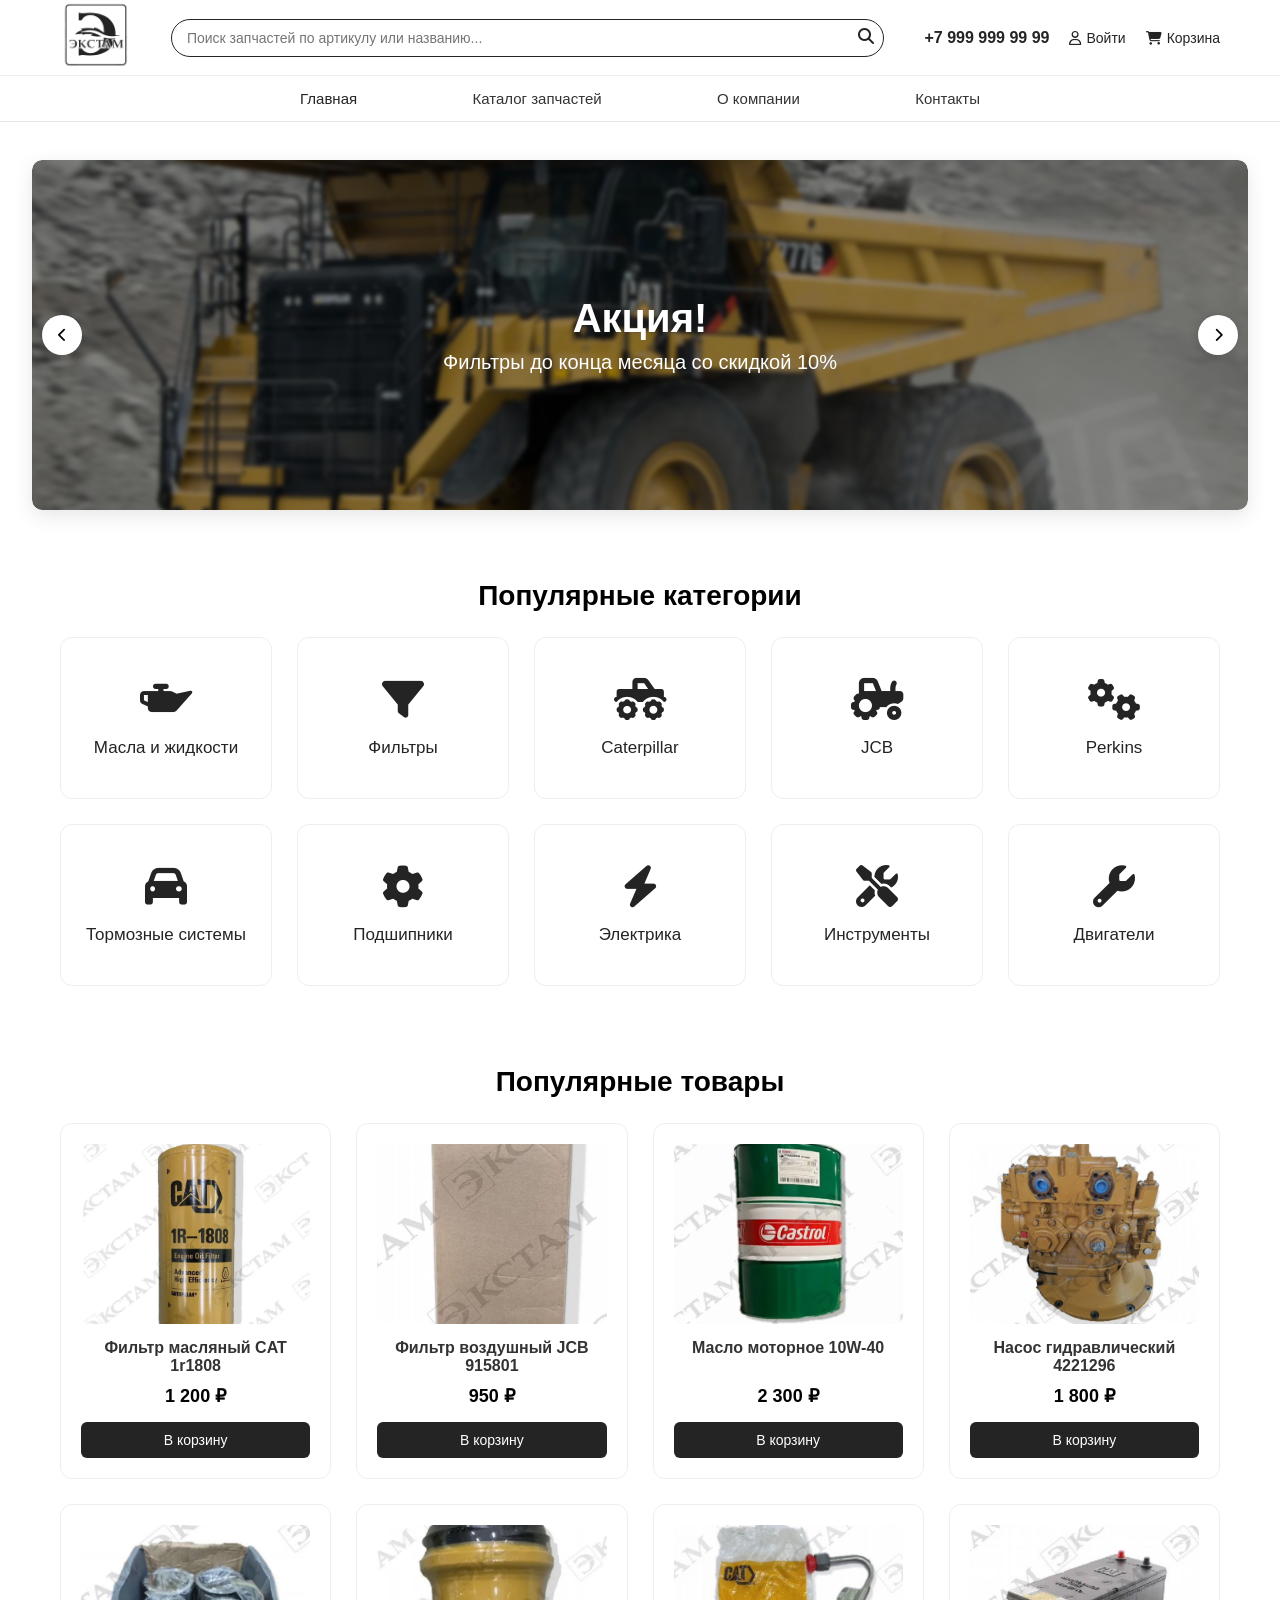
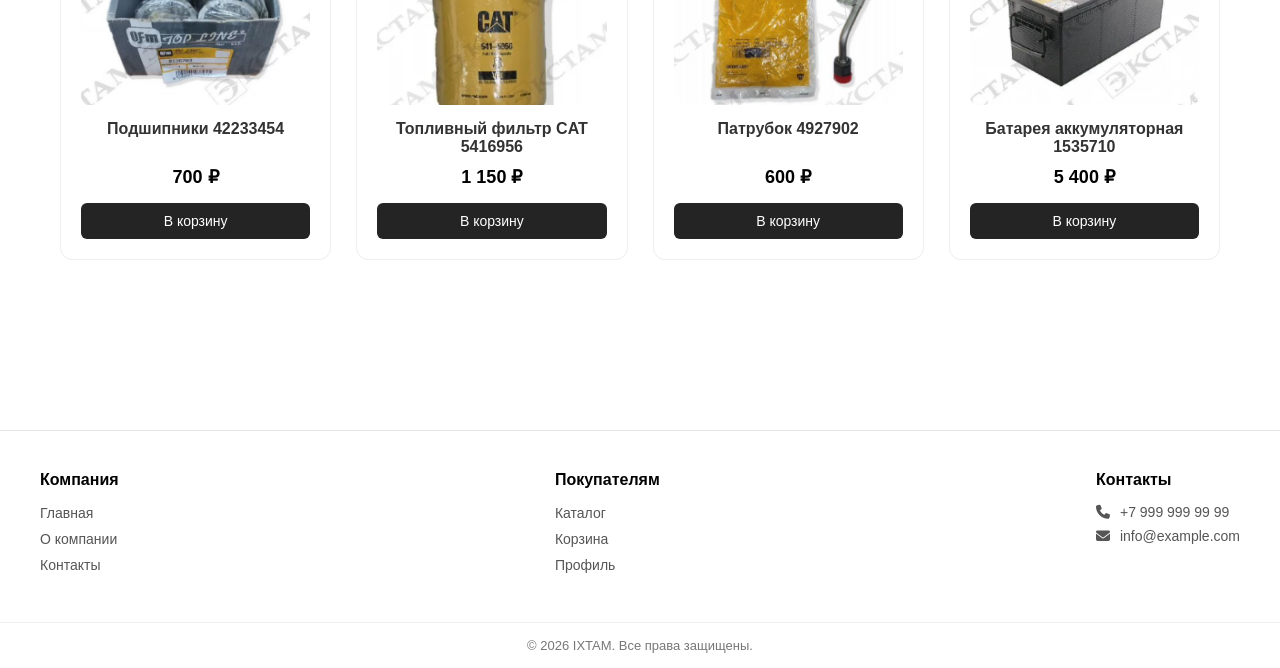
<file: index.html>
<!DOCTYPE html>
<html lang="en">

<head>
    <meta charset="UTF-8">
    <meta name="viewport" content="width=device-width, initial-scale=1.0">
    <link rel="icon" href="assets/img/favicon.png" type="image/x-icon">
    <link rel="stylesheet" href="assets/css/style.css">
    <link rel="stylesheet" href="https://cdnjs.cloudflare.com/ajax/libs/font-awesome/6.5.0/css/all.min.css">
    <title>Экстам</title>
</head>

<body>
    <header>
        <div class="container header-container">
            <div class="logo">
                <div class="logo-placeholder">
                    <a href="index.html"><img src="assets/img/logo.png" alt="Экстам"></a>
                </div>
                <div class="logo-text">
                </div>
            </div>

            <div class="search-wrapper">
                <form class="search-form" id="searchForm">
                    <input type="text" placeholder="Поиск запчастей по артикулу или названию..." id="searchInput">
                    <button type="submit"><i class="fas fa-search"></i></button>
                </form>
            </div>

            <div class="phone">
                <a href="tel:+79999999999">+7 999 999 99 99</a>
            </div>

            <div class="user-actions">
                <a href="auth.html" id="loginButton">
                    <i class="far fa-user"></i>
                    <span>Войти</span>
                </a>

                <button id="logoutButton" style="display:none;">
                    <i class="fas fa-right-from-bracket"></i>
                    <span>Выйти</span>
                </button>
                <a href="cart.html"><i class="fas fa-shopping-cart"></i><span>Корзина</span></a>
            </div>

            <div class="burger-menu" id="burgerMenu">
                <span></span>
                <span></span>
                <span></span>
            </div>
        </div>

        <nav class="navbar" id="navbar">
            <div class="container">
                <ul class="nav-menu">
                    <li><a href="index.html" class="active">Главная</a></li>
                    <li><a href="category.html">Каталог запчастей</a></li>
                    <li><a href="about.html">О компании</a></li>
                    <li><a href="contacts.html">Контакты</a></li>
                </ul>
            </div>
        </nav>
    </header>
    <main>

        <section class="slider">

            <div class="slider-wrapper">

                <button class="slider-btn prev">
                    <i class="fas fa-chevron-left"></i>
                </button>

                <div class="slides">

                    <div class="slide">
                        <img src="assets/img/karusel1.jpg" alt="">
                        <div class="slide-content">
                            <h2>Акция!</h2>
                            <p>Фильтры до конца месяца со скидкой 10%</p>
                        </div>
                    </div>

                    <div class="slide">
                        <img src="assets/img/karusel2.jpg" alt="">
                        <div class="slide-content">
                            <h2>Специальное предложение</h2>
                            <p>Скидка 15% на тормозные колодки</p>
                        </div>
                    </div>

                    <div class="slide">
                        <img src="assets/img/karusel3.jpg" alt="">
                        <div class="slide-content">
                            <h2>Акция</h2>
                            <p>Масляные фильтры по выгодной цене</p>
                        </div>
                    </div>

                </div>

                <button class="slider-btn next">
                    <i class="fas fa-chevron-right"></i>
                </button>

            </div>

        </section>

        <section class="categories">

            <div class="container">
                <h2 class="section-title">Популярные категории</h2>

                <div class="categories-grid">

                    <a href="#" class="category-card">
                        <i class="fas fa-oil-can"></i>
                        <span>Масла и жидкости</span>
                    </a>

                    <a href="#" class="category-card">
                        <i class="fas fa-filter"></i>
                        <span>Фильтры</span>
                    </a>

                    <a href="#" class="category-card">
                        <i class="fas fa-truck-monster"></i>
                        <span>Caterpillar</span>
                    </a>

                    <a href="#" class="category-card">
                        <i class="fas fa-tractor"></i>
                        <span>JCB</span>
                    </a>

                    <a href="#" class="category-card">
                        <i class="fas fa-cogs"></i>
                        <span>Perkins</span>
                    </a>

                    <a href="#" class="category-card">
                        <i class="fas fa-car"></i>
                        <span>Тормозные системы</span>
                    </a>

                    <a href="#" class="category-card">
                        <i class="fas fa-gear"></i>
                        <span>Подшипники</span>
                    </a>

                    <a href="#" class="category-card">
                        <i class="fas fa-bolt"></i>
                        <span>Электрика</span>
                    </a>

                    <a href="#" class="category-card">
                        <i class="fas fa-tools"></i>
                        <span>Инструменты</span>
                    </a>

                    <a href="#" class="category-card">
                        <i class="fas fa-wrench"></i>
                        <span>Двигатели</span>
                    </a>

                </div>
            </div>

        </section>

        <section class="products">

            <div class="container">

                <h2 class="section-title">Популярные товары</h2>

                <div class="products-grid">

                    <div class="product-card" data-id="1" data-name="Фильтр масляный CAT 1r1808" data-price="1200"
                        data-img="assets/img/tovar1.png">
                        <img src="assets/img/tovar1.png" alt="">
                        <h3>Фильтр масляный CAT 1r1808</h3>
                        <div class="price">1 200 ₽</div>
                        <button class="buy-btn">В корзину</button>
                    </div>

                    <div class="product-card" data-id="2" data-name="Фильтр воздушный JCB 915801" data-price="950"
                        data-img="assets/img/tovar2.png">
                        <img src="assets/img/tovar2.png" alt="">
                        <h3>Фильтр воздушный JCB 915801</h3>
                        <div class="price">950 ₽</div>
                        <button class="buy-btn">В корзину</button>
                    </div>

                    <div class="product-card" data-id="3" data-name="Масло моторное 10W-40" data-price="2300"
                        data-img="assets/img/tovar3.png">
                        <img src="assets/img/tovar3.png" alt="">
                        <h3>Масло моторное 10W-40</h3>
                        <div class="price">2 300 ₽</div>
                        <button class="buy-btn">В корзину</button>
                    </div>

                    <div class="product-card" data-id="4" data-name="Насос гидравлический 4221296" data-price="1800"
                        data-img="assets/img/tovar4.png">
                        <img src="assets/img/tovar4.png" alt="">
                        <h3>Насос гидравлический 4221296</h3>
                        <div class="price">1 800 ₽</div>
                        <button class="buy-btn">В корзину</button>
                    </div>

                    <div class="product-card" data-id="5" data-name="Подшипники 42233454" data-price="700"
                        data-img="assets/img/tovar5.png">
                        <img src="assets/img/tovar5.png" alt="">
                        <h3>Подшипники 42233454</h3>
                        <div class="price">700 ₽</div>
                        <button class="buy-btn">В корзину</button>
                    </div>

                    <div class="product-card" data-id="6" data-name="Топливный фильтр CAT 5416956" data-price="1150"
                        data-img="assets/img/tovar6.png">
                        <img src="assets/img/tovar6.png" alt="">
                        <h3>Топливный фильтр CAT 5416956</h3>
                        <div class="price">1 150 ₽</div>
                        <button class="buy-btn">В корзину</button>
                    </div>

                    <div class="product-card" data-id="7" data-name="Патрубок 4927902" data-price="600"
                        data-img="assets/img/tovar7.png">
                        <img src="assets/img/tovar7.png" alt="">
                        <h3>Патрубок 4927902</h3>
                        <div class="price">600 ₽</div>
                        <button class="buy-btn">В корзину</button>
                    </div>

                    <div class="product-card" data-id="8" data-name="Батарея аккумуляторная 1535710" data-price="5400"
                        data-img="assets/img/tovar8.png">
                        <img src="assets/img/tovar8.png" alt="">
                        <h3>Батарея аккумуляторная 1535710</h3>
                        <div class="price">5 400 ₽</div>
                        <button class="buy-btn">В корзину</button>
                    </div>

                </div>

            </div>

        </section>

    </main>
    <footer class="footer">
        <div class="container footer-container">

            <div class="footer-column">
                <h3>Компания</h3>
                <ul>
                    <li><a href="index.html">Главная</a></li>
                    <li><a href="about.html">О компании</a></li>
                    <li><a href="contacts.html">Контакты</a></li>
                </ul>
            </div>

            <div class="footer-column">
                <h3>Покупателям</h3>
                <ul>
                    <li><a href="category.html">Каталог</a></li>
                    <li><a href="cart.html">Корзина</a></li>
                    <li><a href="profile.html">Профиль</a></li>
                </ul>
            </div>

            <div class="footer-column">
                <h3>Контакты</h3>
                <p><i class="fas fa-phone"></i> +7 999 999 99 99</p>
                <p><i class="fas fa-envelope"></i> info@example.com</p>
            </div>

        </div>

        <div class="footer-bottom">
            <div class="container">
                <p>© 2026 IXTAM. Все права защищены.</p>
            </div>
        </div>
    </footer>
    <script src="assets/js/index.js"></script>
    <script src="assets/js/cart.js"></script>
    <script src="assets/js/store.js"></script>
    <script src="assets/js/user.js"></script>
</body>

</html>
</file>
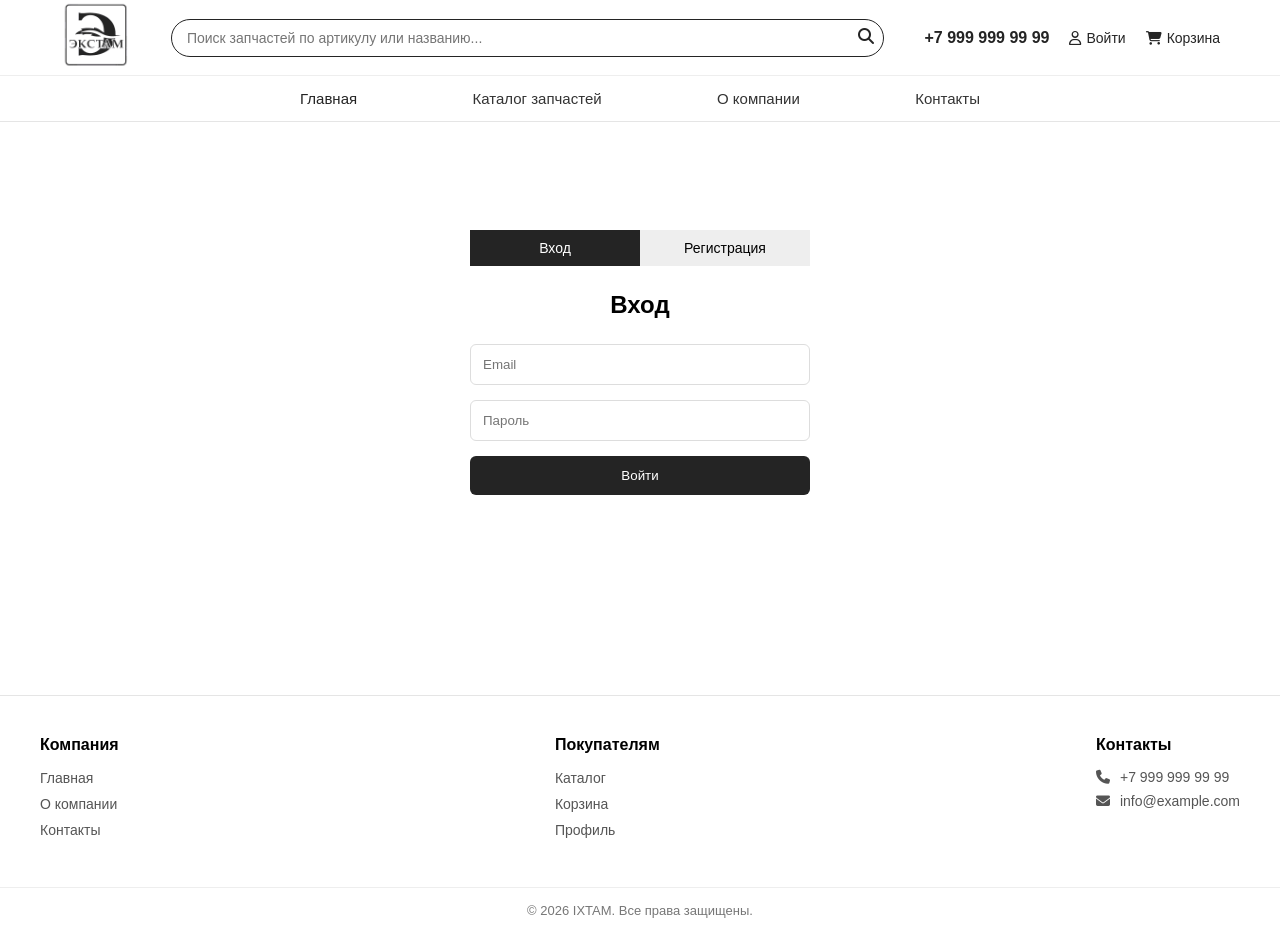
<file: auth.html>
<!DOCTYPE html>
<html lang="ru">

<head>
    <meta charset="UTF-8">
    <meta name="viewport" content="width=device-width, initial-scale=1.0">
    <link rel="icon" href="assets/img/favicon.png" type="image/x-icon">
    <link rel="stylesheet" href="assets/css/style.css">
    <link rel="stylesheet" href="https://cdnjs.cloudflare.com/ajax/libs/font-awesome/6.5.0/css/all.min.css">

    <title>Авторизация</title>
</head>

<header>
    <div class="container header-container">
        <div class="logo">
            <div class="logo-placeholder">
                <a href="index.html"><img src="assets/img/logo.png" alt="Экстам"></a>
            </div>
            <div class="logo-text">
            </div>
        </div>

        <div class="search-wrapper">
            <form class="search-form" id="searchForm">
                <input type="text" placeholder="Поиск запчастей по артикулу или названию..." id="searchInput">
                <button type="submit"><i class="fas fa-search"></i></button>
            </form>
        </div>

        <div class="phone">
            <a href="tel:+79999999999">+7 999 999 99 99</a>
        </div>

        <div class="user-actions">
            <a href="auth.html" id="loginButton">
                <i class="far fa-user"></i>
                <span>Войти</span>
            </a>

            <button id="logoutButton" style="display:none;">
                <i class="fas fa-right-from-bracket"></i>
                <span>Выйти</span>
            </button>
            <a href="cart.html"><i class="fas fa-shopping-cart"></i><span>Корзина</span></a>
        </div>

        <div class="burger-menu" id="burgerMenu">
            <span></span>
            <span></span>
            <span></span>
        </div>
    </div>

    <nav class="navbar" id="navbar">
        <div class="container">
            <ul class="nav-menu">
                <li><a href="index.html" class="active">Главная</a></li>
                <li><a href="category.html">Каталог запчастей</a></li>
                <li><a href="about.html">О компании</a></li>
                <li><a href="contacts.html">Контакты</a></li>
            </ul>
        </div>
    </nav>
</header>

<div class="auth-container">

    <div class="auth-box">

        <div class="auth-switch">
            <button class="active" id="loginBtn">Вход</button>
            <button id="registerBtn">Регистрация</button>
        </div>

        <form id="loginForm" class="auth-form">

            <h2>Вход</h2>

            <input type="email" id="loginEmail" placeholder="Email">

            <input type="password" id="loginPassword" placeholder="Пароль">

            <button type="submit" class="auth-button">Войти</button>

        </form>


        <form id="registerForm" class="auth-form hidden">

            <h2>Регистрация</h2>

            <input type="text" id="registerName" placeholder="Имя">

            <input type="email" id="registerEmail" placeholder="Email">

            <input type="password" id="registerPassword" placeholder="Пароль">

            <button type="submit" class="auth-button">Зарегистрироваться</button>

        </form>

    </div>

</div>
    <footer class="footer">
        <div class="container footer-container">

            <div class="footer-column">
                <h3>Компания</h3>
                <ul>
                    <li><a href="index.html">Главная</a></li>
                    <li><a href="about.html">О компании</a></li>
                    <li><a href="contacts.html">Контакты</a></li>
                </ul>
            </div>

            <div class="footer-column">
                <h3>Покупателям</h3>
                <ul>
                    <li><a href="category.html">Каталог</a></li>
                    <li><a href="cart.html">Корзина</a></li>
                    <li><a href="profile.html">Профиль</a></li>
                </ul>
            </div>

            <div class="footer-column">
                <h3>Контакты</h3>
                <p><i class="fas fa-phone"></i> +7 999 999 99 99</p>
                <p><i class="fas fa-envelope"></i> info@example.com</p>
            </div>

        </div>

        <div class="footer-bottom">
            <div class="container">
                <p>© 2026 IXTAM. Все права защищены.</p>
            </div>
        </div>
    </footer>

<script src="assets/js/auth.js"></script>
<script src="assets/js/store.js"></script>
<script src="assets/js/user.js"></script>

</body>

</html>
</file>
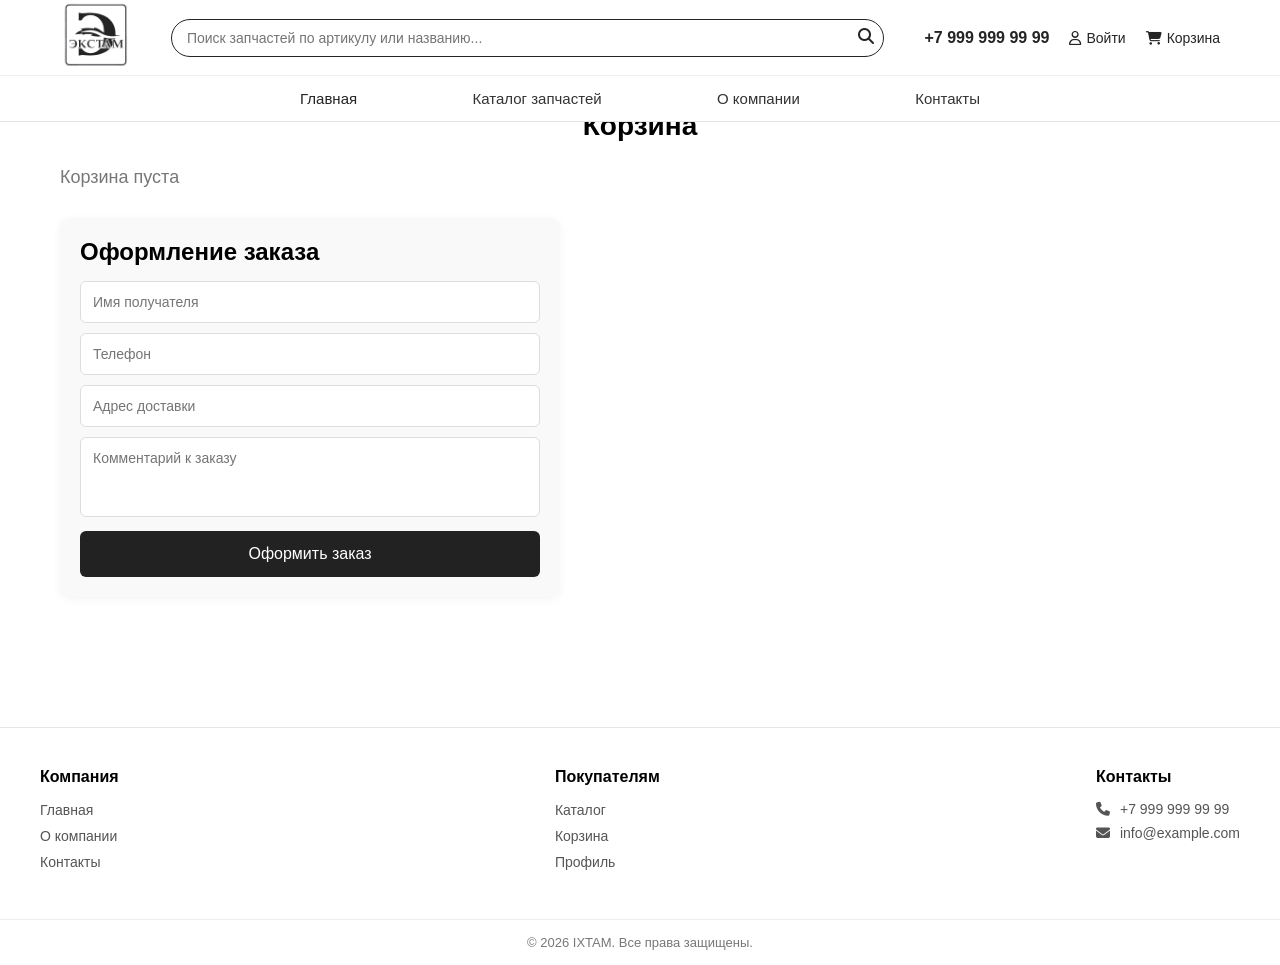
<file: cart.html>
<!DOCTYPE html>
<html lang="ru">

<head>
    <meta charset="UTF-8">
    <meta name="viewport" content="width=device-width, initial-scale=1.0">
    <link rel="icon" href="assets/img/favicon.png" type="image/x-icon">
    <link rel="stylesheet" href="assets/css/style.css">
    <link rel="stylesheet" href="https://cdnjs.cloudflare.com/ajax/libs/font-awesome/6.5.0/css/all.min.css">
    <title>Корзина</title>
</head>

<header>
    <div class="container header-container">
        <div class="logo">
            <div class="logo-placeholder">
                <a href="index.html"><img src="assets/img/logo.png" alt="Экстам"></a>
            </div>
            <div class="logo-text">
            </div>
        </div>

        <div class="search-wrapper">
            <form class="search-form" id="searchForm">
                <input type="text" placeholder="Поиск запчастей по артикулу или названию..." id="searchInput">
                <button type="submit"><i class="fas fa-search"></i></button>
            </form>
        </div>

        <div class="phone">
            <a href="tel:+79999999999">+7 999 999 99 99</a>
        </div>

        <div class="user-actions">
            <a href="auth.html" id="loginButton">
                <i class="far fa-user"></i>
                <span>Войти</span>
            </a>

            <button id="logoutButton" style="display:none;">
                <i class="fas fa-right-from-bracket"></i>
                <span>Выйти</span>
            </button>
            <a href="cart.html"><i class="fas fa-shopping-cart"></i><span>Корзина</span></a>
        </div>

        <div class="burger-menu" id="burgerMenu">
            <span></span>
            <span></span>
            <span></span>
        </div>
    </div>

    <nav class="navbar" id="navbar">
        <div class="container">
            <ul class="nav-menu">
                <li><a href="index.html" class="active">Главная</a></li>
                <li><a href="category.html">Каталог запчастей</a></li>
                <li><a href="about.html">О компании</a></li>
                <li><a href="contacts.html">Контакты</a></li>
            </ul>
        </div>
    </nav>
</header>

<section class="cart">

    <div class="container">

        <h1 class="section-title">Корзина</h1>

        <div id="cartItems"></div>

        <h2 id="cartTotal"></h2>

        <div class="order-form">

            <h2>Оформление заказа</h2>

            <input type="text" id="name" placeholder="Имя получателя">
            <input type="tel" id="phone" placeholder="Телефон">
            <input type="text" id="address" placeholder="Адрес доставки">
            <textarea id="comment" placeholder="Комментарий к заказу"></textarea>

            <button id="orderBtn">Оформить заказ</button>

        </div>

    </div>

</section>



    <footer class="footer">
        <div class="container footer-container">

            <div class="footer-column">
                <h3>Компания</h3>
                <ul>
                    <li><a href="index.html">Главная</a></li>
                    <li><a href="about.html">О компании</a></li>
                    <li><a href="contacts.html">Контакты</a></li>
                </ul>
            </div>

            <div class="footer-column">
                <h3>Покупателям</h3>
                <ul>
                    <li><a href="category.html">Каталог</a></li>
                    <li><a href="cart.html">Корзина</a></li>
                    <li><a href="profile.html">Профиль</a></li>
                </ul>
            </div>

            <div class="footer-column">
                <h3>Контакты</h3>
                <p><i class="fas fa-phone"></i> +7 999 999 99 99</p>
                <p><i class="fas fa-envelope"></i> info@example.com</p>
            </div>

        </div>

        <div class="footer-bottom">
            <div class="container">
                <p>© 2026 IXTAM. Все права защищены.</p>
            </div>
        </div>
    </footer>

<script src="assets/js/cart-page.js"></script>
<script src="assets/js/auth.js"></script>
<script src="assets/js/store.js"></script>
<script src="assets/js/user.js"></script>

</body>

<div id="orderModal" class="modal">
    <div class="modal-content">
        <h2>Заказ оформлен</h2>
        <p>Наш менеджер свяжется с вами</p>
        <button id="closeModal">ОК</button>
    </div>
</div>

</html>
</file>
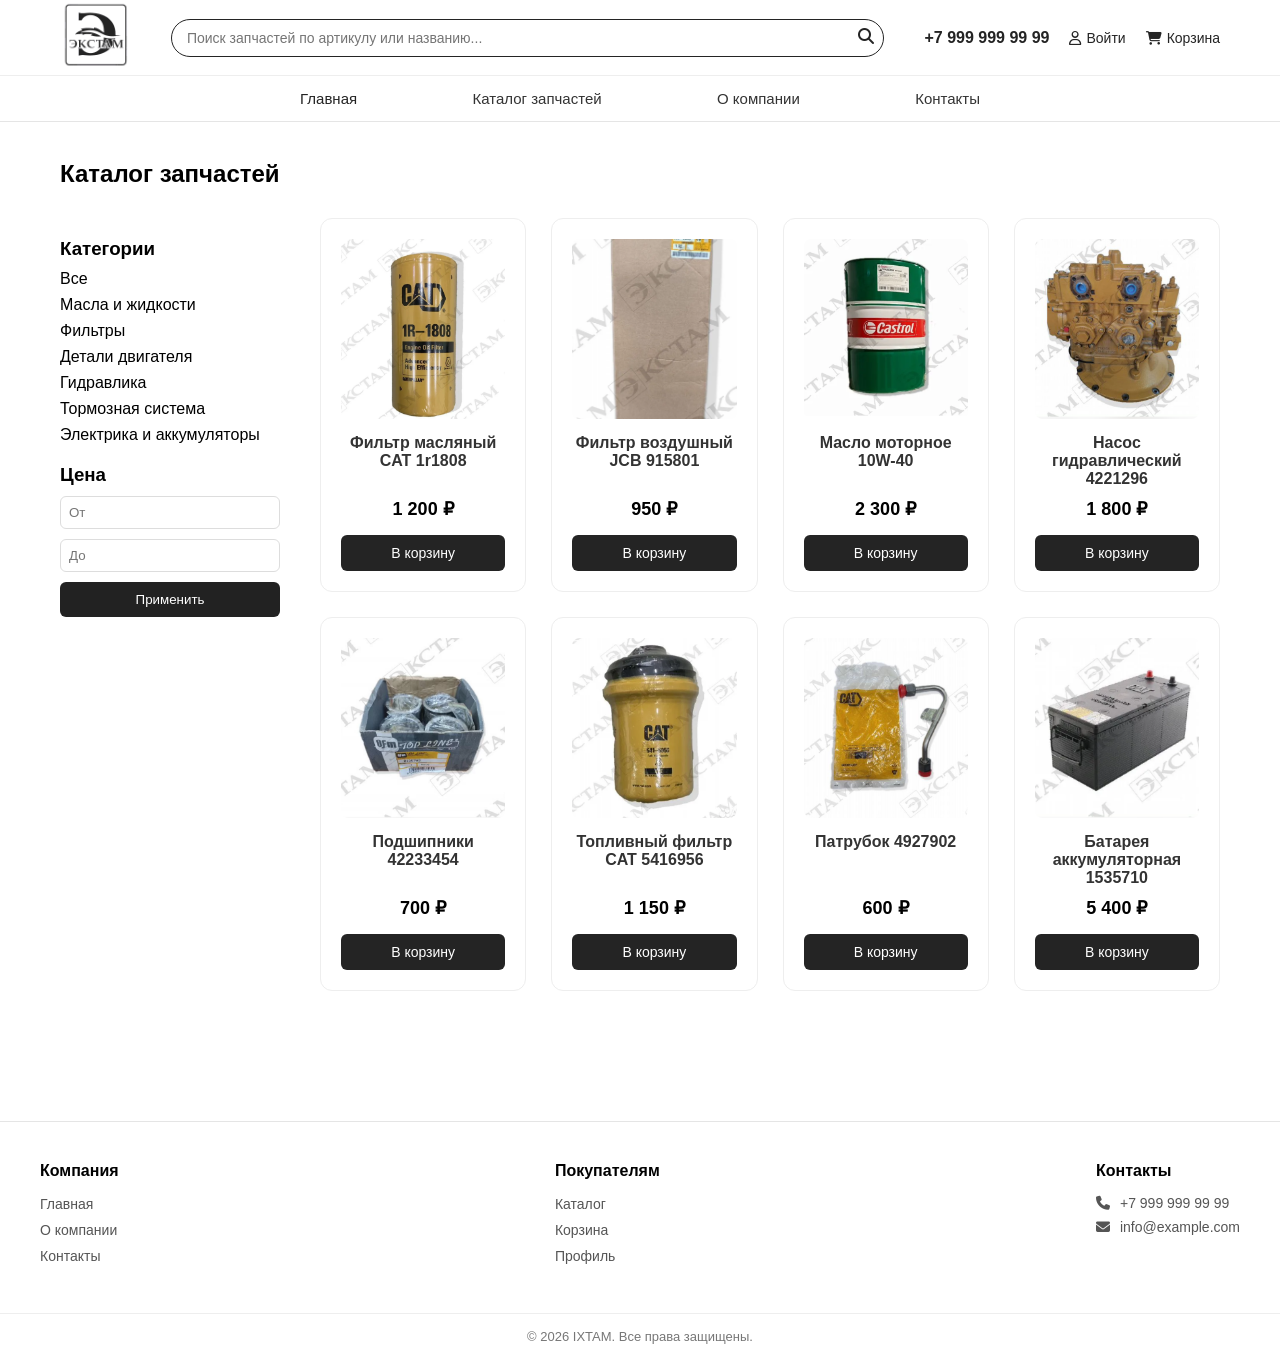
<file: category.html>
<!DOCTYPE html>
<html lang="ru">

<head>
    <meta charset="UTF-8">
    <meta name="viewport" content="width=device-width, initial-scale=1.0">
    <link rel="icon" href="assets/img/favicon.png" type="image/x-icon">
    <link rel="stylesheet" href="assets/css/style.css">
    <link rel="stylesheet" href="https://cdnjs.cloudflare.com/ajax/libs/font-awesome/6.5.0/css/all.min.css">
    <title>Категории</title>
</head>

<body>
    <header>
        <div class="container header-container">
            <div class="logo">
                <div class="logo-placeholder">
                    <a href="index.html"><img src="assets/img/logo.png" alt="Экстам"></a>
                </div>
                <div class="logo-text">
                </div>
            </div>

            <div class="search-wrapper">
                <form class="search-form" id="searchForm">
                    <input type="text" placeholder="Поиск запчастей по артикулу или названию..." id="searchInput">
                    <button type="submit"><i class="fas fa-search"></i></button>
                </form>
            </div>

            <div class="phone">
                <a href="tel:+79999999999">+7 999 999 99 99</a>
            </div>

            <div class="user-actions">
                <a href="auth.html" id="loginButton">
                    <i class="far fa-user"></i>
                    <span>Войти</span>
                </a>

                <button id="logoutButton" style="display:none;">
                    <i class="fas fa-right-from-bracket"></i>
                    <span>Выйти</span>
                </button>
                <a href="cart.html"><i class="fas fa-shopping-cart"></i><span>Корзина</span></a>
            </div>

            <div class="burger-menu" id="burgerMenu">
                <span></span>
                <span></span>
                <span></span>
            </div>
        </div>

        <nav class="navbar" id="navbar">
            <div class="container">
                <ul class="nav-menu">
                    <li><a href="index.html" class="active">Главная</a></li>
                    <li><a href="category.html">Каталог запчастей</a></li>
                    <li><a href="about.html">О компании</a></li>
                    <li><a href="contacts.html">Контакты</a></li>
                </ul>
            </div>
        </nav>
    </header>

    <main>

        <section class="catalog">

            <div class="container">

                <h1 class="catalog-title">Каталог запчастей</h1>

                <div class="catalog-wrapper">

                    <aside class="catalog-filters">

                        <h3>Категории</h3>

                        <ul class="category-filter">
                            <li data-category="all">Все</li>
                            <li data-category="oils">Масла и жидкости</li>
                            <li data-category="filters">Фильтры</li>
                            <li data-category="engine">Детали двигателя</li>
                            <li data-category="hydraulics">Гидравлика</li>
                            <li data-category="brakes">Тормозная система</li>
                            <li data-category="electrics">Электрика и аккумуляторы</li>
                        </ul>

                        <h3>Цена</h3>

                        <input type="number" id="priceMin" placeholder="От">
                        <input type="number" id="priceMax" placeholder="До">

                        <button class="filter-btn">Применить</button>

                    </aside>

                    <div class="catalog-products">

                        <div class="products-grid">

                            <div class="product-card" data-id="1" data-name="Фильтр масляный CAT 1r1808"
                                data-price="1200" data-img="assets/img/tovar1.png" data-category="filters">
                                <img src="assets/img/tovar1.png" alt="">
                                <h3>Фильтр масляный CAT 1r1808</h3>
                                <div class="price">1 200 ₽</div>
                                <button class="buy-btn">В корзину</button>
                            </div>

                            <div class="product-card" data-id="2" data-name="Фильтр воздушный JCB 915801"
                                data-price="950" data-img="assets/img/tovar2.png" data-category="filters">
                                <img src="assets/img/tovar2.png" alt="">
                                <h3>Фильтр воздушный JCB 915801</h3>
                                <div class="price">950 ₽</div>
                                <button class="buy-btn">В корзину</button>
                            </div>

                            <div class="product-card" data-id="3" data-name="Масло моторное 10W-40" data-price="2300"
                                data-img="assets/img/tovar3.png" data-category="oils">
                                <img src="assets/img/tovar3.png" alt="">
                                <h3>Масло моторное 10W-40</h3>
                                <div class="price">2 300 ₽</div>
                                <button class="buy-btn">В корзину</button>
                            </div>

                            <div class="product-card" data-id="4" data-name="Насос гидравлический 4221296"
                                data-price="1800" data-img="assets/img/tovar4.png" data-category="hydraulics">
                                <img src="assets/img/tovar4.png" alt="">
                                <h3>Насос гидравлический 4221296</h3>
                                <div class="price">1 800 ₽</div>
                                <button class="buy-btn">В корзину</button>
                            </div>

                            <div class="product-card" data-id="5" data-name="Подшипники 42233454" data-price="700"
                                data-img="assets/img/tovar5.png" data-category="engine">
                                <img src="assets/img/tovar5.png" alt="">
                                <h3>Подшипники 42233454</h3>
                                <div class="price">700 ₽</div>
                                <button class="buy-btn">В корзину</button>
                            </div>

                            <div class="product-card" data-id="6" data-name="Топливный фильтр CAT 5416956"
                                data-price="1150" data-img="assets/img/tovar6.png" data-category="filters">
                                <img src="assets/img/tovar6.png" alt="">
                                <h3>Топливный фильтр CAT 5416956</h3>
                                <div class="price">1 150 ₽</div>
                                <button class="buy-btn">В корзину</button>
                            </div>

                            <div class="product-card" data-id="7" data-name="Патрубок 4927902" data-price="600"
                                data-img="assets/img/tovar7.png" data-category="engine">
                                <img src="assets/img/tovar7.png" alt="">
                                <h3>Патрубок 4927902</h3>
                                <div class="price">600 ₽</div>
                                <button class="buy-btn">В корзину</button>
                            </div>

                            <div class="product-card" data-id="8" data-name="Батарея аккумуляторная 1535710"
                                data-price="5400" data-img="assets/img/tovar8.png" data-category="electrics">
                                <img src="assets/img/tovar8.png" alt="">
                                <h3>Батарея аккумуляторная 1535710</h3>
                                <div class="price">5 400 ₽</div>
                                <button class="buy-btn">В корзину</button>
                            </div>

                        </div>

                    </div>

                </div>

            </div>

        </section>

    </main>

    <footer class="footer">
        <div class="container footer-container">

            <div class="footer-column">
                <h3>Компания</h3>
                <ul>
                    <li><a href="index.html">Главная</a></li>
                    <li><a href="about.html">О компании</a></li>
                    <li><a href="contacts.html">Контакты</a></li>
                </ul>
            </div>

            <div class="footer-column">
                <h3>Покупателям</h3>
                <ul>
                    <li><a href="category.html">Каталог</a></li>
                    <li><a href="cart.html">Корзина</a></li>
                    <li><a href="profile.html">Профиль</a></li>
                </ul>
            </div>

            <div class="footer-column">
                <h3>Контакты</h3>
                <p><i class="fas fa-phone"></i> +7 999 999 99 99</p>
                <p><i class="fas fa-envelope"></i> info@example.com</p>
            </div>

        </div>

        <div class="footer-bottom">
            <div class="container">
                <p>© 2026 IXTAM. Все права защищены.</p>
            </div>
        </div>
    </footer>

    <script src="assets/js/catalog.js"></script>
    <script src="assets/js/cart.js"></script>
    <script src="assets/js/store.js"></script>
    <script src="assets/js/user.js"></script>

</body>

</html>
</file>
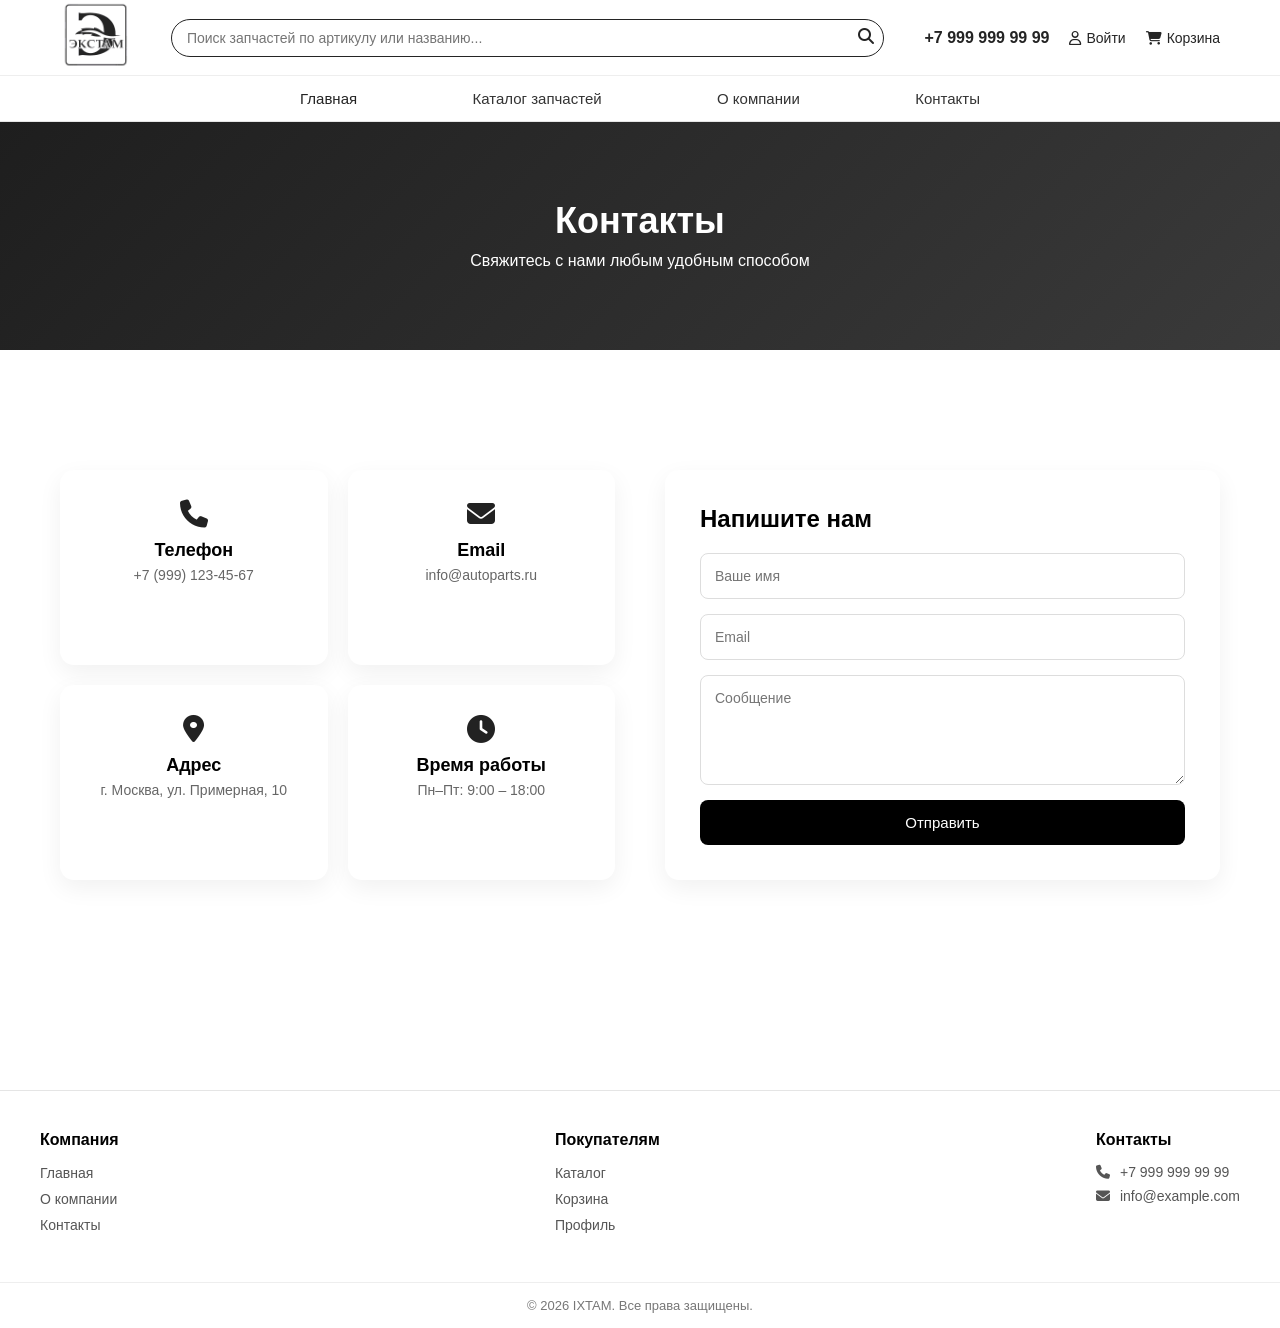
<file: contacts.html>
<!DOCTYPE html>
<html lang="ru">

<head>
    <meta charset="UTF-8">
    <meta name="viewport" content="width=device-width, initial-scale=1.0">
    <link rel="icon" href="assets/img/favicon.png" type="image/x-icon">
    <link rel="stylesheet" href="assets/css/style.css">
    <link rel="stylesheet" href="https://cdnjs.cloudflare.com/ajax/libs/font-awesome/6.5.0/css/all.min.css">
    <title>Контакты</title>
</head>

<body>

    <header>
        <div class="container header-container">
            <div class="logo">
                <div class="logo-placeholder">
                    <a href="index.html"><img src="assets/img/logo.png" alt="Экстам"></a>
                </div>
                <div class="logo-text">
                </div>
            </div>

            <div class="search-wrapper">
                <form class="search-form" id="searchForm">
                    <input type="text" placeholder="Поиск запчастей по артикулу или названию..." id="searchInput">
                    <button type="submit"><i class="fas fa-search"></i></button>
                </form>
            </div>

            <div class="phone">
                <a href="tel:+79999999999">+7 999 999 99 99</a>
            </div>

            <div class="user-actions">
                <a href="auth.html" id="loginButton">
                    <i class="far fa-user"></i>
                    <span>Войти</span>
                </a>

                <button id="logoutButton" style="display:none;">
                    <i class="fas fa-right-from-bracket"></i>
                    <span>Выйти</span>
                </button>
                <a href="cart.html"><i class="fas fa-shopping-cart"></i><span>Корзина</span></a>
            </div>

            <div class="burger-menu" id="burgerMenu">
                <span></span>
                <span></span>
                <span></span>
            </div>
        </div>

        <nav class="navbar" id="navbar">
            <div class="container">
                <ul class="nav-menu">
                    <li><a href="index.html" class="active">Главная</a></li>
                    <li><a href="category.html">Каталог запчастей</a></li>
                    <li><a href="about.html">О компании</a></li>
                    <li><a href="contacts.html">Контакты</a></li>
                </ul>
            </div>
        </nav>
    </header>

    <main>

        <section class="contacts-hero">
            <div class="container">
                <h1>Контакты</h1>
                <p>Свяжитесь с нами любым удобным способом</p>
            </div>
        </section>

        <section class="contacts-section">
            <div class="container">

                <div class="contacts-grid">

                    <!-- контакты -->
                    <div class="contacts-info">

                        <div class="contact-card">
                            <i class="fas fa-phone"></i>
                            <h3>Телефон</h3>
                            <p>+7 (999) 123-45-67</p>
                        </div>

                        <div class="contact-card">
                            <i class="fas fa-envelope"></i>
                            <h3>Email</h3>
                            <p>info@autoparts.ru</p>
                        </div>

                        <div class="contact-card">
                            <i class="fas fa-location-dot"></i>
                            <h3>Адрес</h3>
                            <p>г. Москва, ул. Примерная, 10</p>
                        </div>

                        <div class="contact-card">
                            <i class="fas fa-clock"></i>
                            <h3>Время работы</h3>
                            <p>Пн–Пт: 9:00 – 18:00</p>
                        </div>

                    </div>

                    <!-- форма -->
                    <div class="contacts-form">

                        <h2>Напишите нам</h2>
                        <form action="#successModal">

                            <input type="text" placeholder="Ваше имя" required>
                            <input type="email" placeholder="Email" required>
                            <textarea placeholder="Сообщение" rows="5" required></textarea>

                            <button type="submit">Отправить</button>

                        </form>

                    </div>

                </div>

            </div>
        </section>

    </main>

    <footer class="footer">
        <div class="container footer-container">

            <div class="footer-column">
                <h3>Компания</h3>
                <ul>
                    <li><a href="index.html">Главная</a></li>
                    <li><a href="about.html">О компании</a></li>
                    <li><a href="contacts.html">Контакты</a></li>
                </ul>
            </div>

            <div class="footer-column">
                <h3>Покупателям</h3>
                <ul>
                    <li><a href="category.html">Каталог</a></li>
                    <li><a href="cart.html">Корзина</a></li>
                    <li><a href="profile.html">Профиль</a></li>
                </ul>
            </div>

            <div class="footer-column">
                <h3>Контакты</h3>
                <p><i class="fas fa-phone"></i> +7 999 999 99 99</p>
                <p><i class="fas fa-envelope"></i> info@example.com</p>
            </div>

        </div>

        <div class="footer-bottom">
            <div class="container">
                <p>© 2026 IXTAM. Все права защищены.</p>
            </div>
        </div>
    </footer>
    <script src="assets/js/user.js"></script>
    <script src="assets/js/store.js"></script>
    <script src="assets/js/contacts.js"></script>

</body>

<div id="successModal" class="modal">
    <div class="modal-content">

        <h2>Сообщение отправлено</h2>
        <p>Спасибо! Мы свяжемся с вами в ближайшее время.</p>

        <a href="#" class="modal-btn">ОК</a>

    </div>
</div>

</html>
</file>
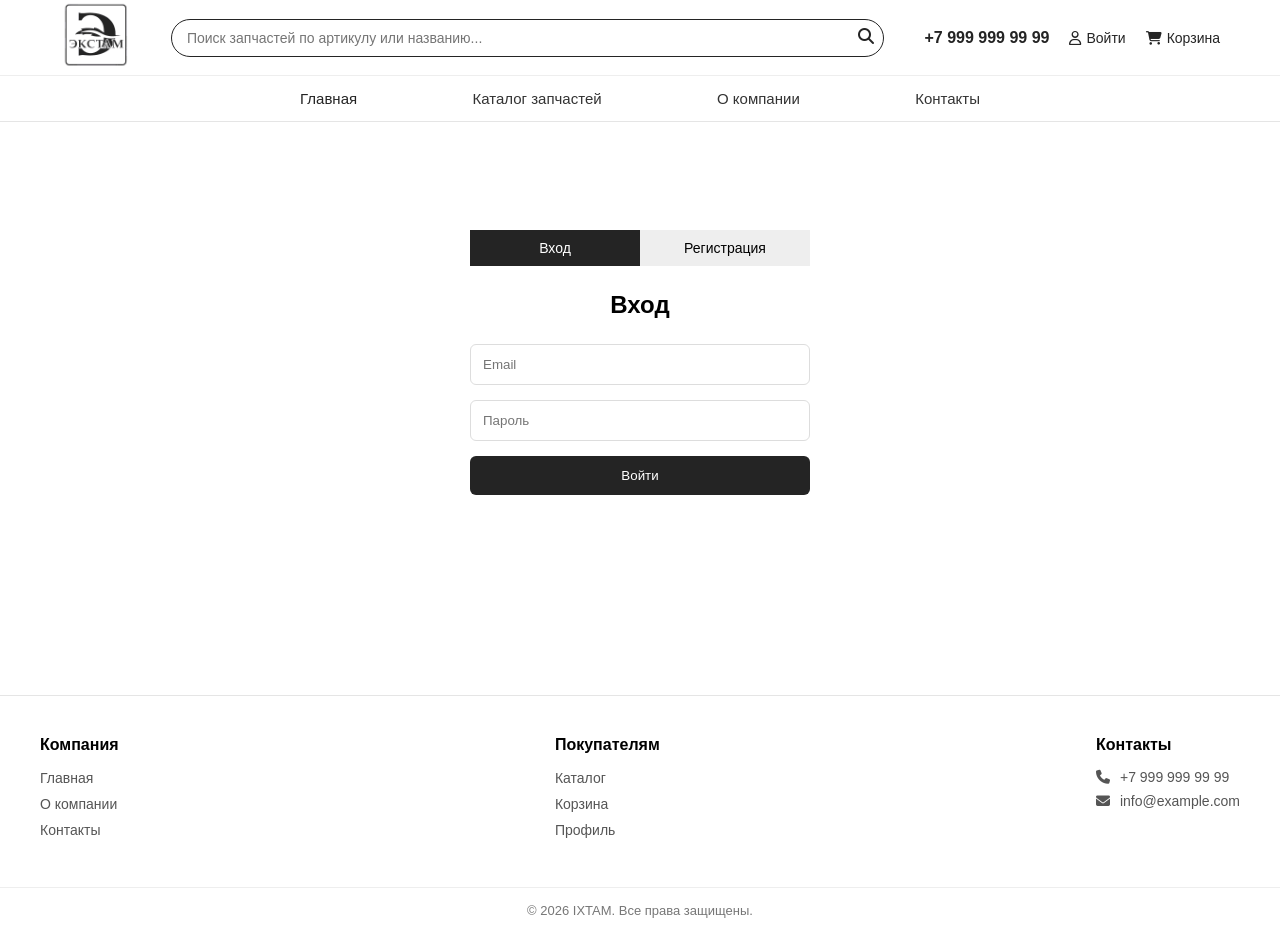
<file: profile.html>
<!DOCTYPE html>
<html lang="ru">

<head>
    <meta charset="UTF-8">
    <meta name="viewport" content="width=device-width, initial-scale=1.0">
    <link rel="icon" href="assets/img/favicon.png" type="image/x-icon">
    <link rel="stylesheet" href="assets/css/style.css">
    <link rel="stylesheet" href="https://cdnjs.cloudflare.com/ajax/libs/font-awesome/6.5.0/css/all.min.css">
    <title>Профиль</title>
</head>

<body>

    <header>
        <div class="container header-container">
            <div class="logo">
                <div class="logo-placeholder">
                    <a href="index.html"><img src="assets/img/logo.png" alt="Экстам"></a>
                </div>
                <div class="logo-text">
                </div>
            </div>

            <div class="search-wrapper">
                <form class="search-form" id="searchForm">
                    <input type="text" placeholder="Поиск запчастей по артикулу или названию..." id="searchInput">
                    <button type="submit"><i class="fas fa-search"></i></button>
                </form>
            </div>

            <div class="phone">
                <a href="tel:+79999999999">+7 999 999 99 99</a>
            </div>

            <div class="user-actions">
                <a href="auth.html" id="loginButton">
                    <i class="far fa-user"></i>
                    <span>Войти</span>
                </a>

                <button id="logoutButton" style="display:none;">
                    <i class="fas fa-right-from-bracket"></i>
                    <span>Выйти</span>
                </button>
                <a href="cart.html"><i class="fas fa-shopping-cart"></i><span>Корзина</span></a>
            </div>

            <div class="burger-menu" id="burgerMenu">
                <span></span>
                <span></span>
                <span></span>
            </div>
        </div>

        <nav class="navbar" id="navbar">
            <div class="container">
                <ul class="nav-menu">
                    <li><a href="index.html" class="active">Главная</a></li>
                    <li><a href="category.html">Каталог запчастей</a></li>
                    <li><a href="about.html">О компании</a></li>
                    <li><a href="contacts.html">Контакты</a></li>
                </ul>
            </div>
        </nav>
    </header>

    <div class="profile-container">

        <div class="profile-card">

            <div class="profile-avatar" id="avatar"></div>

            <h2 id="profileName"></h2>
            <p id="profileEmail"></p>

            <form id="profileForm">

                <input type="text" id="fieldName" placeholder="Имя и фамилия">
                <input type="email" id="fieldEmail" placeholder="Email">
                <input type="tel" id="fieldPhone" placeholder="Телефон">
                <input type="text" id="fieldAddress" placeholder="Адрес">

                <button type="submit">Сохранить</button>

            </form>

            <button id="logoutBtn" class="logout-btn">Выйти</button>

        </div>

    </div>
    <footer class="footer">
        <div class="container footer-container">

            <div class="footer-column">
                <h3>Компания</h3>
                <ul>
                    <li><a href="index.html">Главная</a></li>
                    <li><a href="about.html">О компании</a></li>
                    <li><a href="contacts.html">Контакты</a></li>
                </ul>
            </div>

            <div class="footer-column">
                <h3>Покупателям</h3>
                <ul>
                    <li><a href="category.html">Каталог</a></li>
                    <li><a href="cart.html">Корзина</a></li>
                    <li><a href="profile.html">Профиль</a></li>
                </ul>
            </div>

            <div class="footer-column">
                <h3>Контакты</h3>
                <p><i class="fas fa-phone"></i> +7 999 999 99 99</p>
                <p><i class="fas fa-envelope"></i> info@example.com</p>
            </div>

        </div>

        <div class="footer-bottom">
            <div class="container">
                <p>© 2026 IXTAM. Все права защищены.</p>
            </div>
        </div>
    </footer>
    <script src="assets/js/user.js"></script>
    <script src="assets/js/store.js"></script>
    <script src="assets/js/profile.js"></script>


</body>

</html>
</file>
<file: assets/css/style.css>
* {
    margin: 0;
    padding: 0;
    box-sizing: border-box;
    font-family: Arial, sans-serif;
}

html,
body {
    height: 100%;
}

body {
    display: flex;
    flex-direction: column;
    padding-top:90px;
}

footer {
    margin-top: auto;
}

.container {
    max-width: 1200px;
    margin: auto;
    padding: 0 20px;
}

header {
    position:fixed;
    top:0;
    left:0;
    width:100%;
    z-index:1000;
    background:#fff;
    border-bottom: 1px solid #e5e5e5;
}

.header-container {
    display: flex;
    align-items: center;
    justify-content: space-between;
    height: 75px;
}

.logo img {
    height: 70px;
}


.search-wrapper {
    flex: 1;
    margin: 0 40px;
}

.search-form {
    position: relative;
}

.search-form input {
    width: 100%;
    padding: 10px 40px 10px 15px;
    border: 1px solid #242424FF;
    border-radius: 30px;
    font-size: 14px;
}

.search-form button {
    position: absolute;
    right: 10px;
    top: 25%;
    border: none;
    background: none;
    cursor: pointer;
    font-size: 16px;
    color: #242424FF;
}

.phone a {
    text-decoration: none;
    font-weight: 600;
    margin-right: 20px;
    color: #242424FF;
}

.user-actions {
    display: flex;
    gap: 20px;
}

.user-actions a {
    text-decoration: none;
    color: #242424FF;
    font-size: 14px;
    display: flex;
    align-items: center;
    gap: 5px;
}

.navbar {
    border-top: 1px solid #eee;
}

.nav-menu {
    list-style: none;
    display: flex;
    justify-content: space-between;
    align-items: center;
    max-width: 700px;
    margin: auto;
}

.nav-menu li a {
    display: block;
    padding: 14px 10px;
    text-decoration: none;
    color: #333;
    font-size: 15px;
    font-weight: 500;
}

.nav-menu li a:hover,
.nav-menu li a.active {
    color: #242424FF;
}

.footer {
    background: #fff;
    border-top: 1px solid #e5e5e5;
}

.footer-container {
    display: flex;
    justify-content: space-between;
    padding: 40px 0;
}

.footer-column h3 {
    font-size: 16px;
    margin-bottom: 15px;
}

.footer-column ul {
    list-style: none;
}

.footer-column ul li {
    margin-bottom: 8px;
}

.footer-column a {
    text-decoration: none;
    color: #555;
    font-size: 14px;
}

.footer-column a:hover {
    color: #242424FF;
}

.footer-column p {
    font-size: 14px;
    color: #555;
    margin-bottom: 8px;
}

.footer-column i {
    margin-right: 6px;
}

.footer-bottom {
    border-top: 1px solid #eee;
    padding: 15px 0;
    text-align: center;
    font-size: 13px;
    color: #777;
}

.slider {
    width: 95%;
    margin: 40px auto;
}

.slider-wrapper {
    position: relative;
    overflow: hidden;
}

.slides {
    display: flex;
    transition: 0.4s;
}

.slide {
    min-width: 100%;
    height: 350px;
    background: #e5e5e5;
    display: flex;
    align-items: center;
    justify-content: center;
    font-size: 30px;
    color: #777;
    border-radius: 10px;
    flex-shrink: 0;
    overflow: hidden;
    position: relative;
}

.slider-btn {
    position: absolute;
    top: 50%;
    transform: translateY(-50%);
    border: none;
    background: #fff;
    width: 40px;
    height: 40px;
    border-radius: 50%;
    cursor: pointer;
    box-shadow: 0 2px 8px rgba(0, 0, 0, 0.15);
    z-index: 10;
}

.slider-btn.prev {
    left: 10px;
}

.slider-btn.next {
    right: 10px;
}

.slider-btn i {
    font-size: 14px;
}

.section-title {
    text-align: center;
    font-size: 28px;
    margin-bottom: 25px;
}

.slide img {
    width: 100%;
    height: 100%;
    object-fit: cover;
    filter: blur(2px) brightness(0.6);
    transform: scale(1.05);
}

.slider-wrapper {
    position: relative;
    overflow: hidden;
    border-radius: 10px;
    box-shadow: 0 6px 20px rgba(0, 0, 0, 0.1);
}

.slide-content {
    position: absolute;
    top: 50%;
    left: 50%;
    transform: translate(-50%, -50%);
    text-align: center;
    color: white;
    max-width: 600px;
}

.slide-content h2 {
    font-size: 40px;
    margin-bottom: 10px;
}

.slide-content p {
    font-size: 20px;
}

.categories {
    margin: 70px 0;
}

.categories-grid {
    display: grid;
    grid-template-columns: repeat(5, 1fr);
    gap: 25px;
}

.category-card {
    background: #fff;
    border: 1px solid #eee;
    border-radius: 12px;
    padding: 40px 20px;
    text-align: center;
    text-decoration: none;
    color: #242424FF;
    transition: 0.25s;
}

.category-card i {
    font-size: 42px;
    margin-bottom: 18px;
    display: block;
    color: #242424FF;
}

.category-card span {
    font-size: 17px;
    font-weight: 500;
}

.category-card:hover {
    transform: translateY(-6px);
    box-shadow: 0 10px 25px rgba(#242424FF, 0.12);
}

.products {
    margin: 80px 0;
}

.products-grid {
    display: grid;
    grid-template-columns: repeat(4, 1fr);
    gap: 25px;
}

.product-card {
    background: #fff;
    border: 1px solid #eee;
    border-radius: 12px;
    padding: 20px;
    text-align: center;
    transition: 0.25s;
    display: flex;
    flex-direction: column;
    height: 100%;
}

.product-card img {
    width: 100%;
    height: 180px;
    object-fit: cover;
    border-radius: 8px;
    margin-bottom: 15px;
}

.product-card h3 {
    font-size: 16px;
    margin-bottom: 10px;
    color: #333;
    flex-grow: 1;
}

.price {
    font-size: 18px;
    font-weight: 600;
    margin-bottom: 15px;
}

.buy-btn {
    background: #242424FF;
    color: #fff;
    border: none;
    padding: 10px 18px;
    border-radius: 6px;
    cursor: pointer;
    font-size: 14px;
    margin-top: auto;
}

.product-card:hover {
    transform: translateY(-6px);
    box-shadow: 0 10px 25px rgba(#242424FF, 0.12);
}

.product-card {
    display: flex;
    flex-direction: column;
    height: 100%;
}

.product-card h3 {
    flex-grow: 1;
}

.buy-btn {
    margin-top: auto;
}

.auth-container {
    width: 100%;
    max-width: 420px;
    margin: 100px auto;
}

.auth-box {
    background: #fff;
    padding: 40px;
    border-radius: 12px;
    box-shadow: 0 10px 25px rgba(#242424FF, 0.12);
}

.auth-switch {
    display: flex;
    margin-bottom: 25px;
}

.auth-switch button {
    flex: 1;
    padding: 10px;
    border: none;
    background: #eee;
    cursor: pointer;
    font-size: 14px;
}

.auth-switch .active {
    background: #242424FF;
    color: #fff;
}

.auth-form {
    display: flex;
    flex-direction: column;
    gap: 15px;
}

.auth-form h2 {
    margin-bottom: 10px;
    text-align: center;
}

.auth-form input {
    padding: 12px;
    border: 1px solid #ddd;
    border-radius: 6px;
}

.auth-button {
    padding: 12px;
    border: none;
    background: #242424FF;
    color: #fff;
    border-radius: 6px;
    cursor: pointer;
}

.hidden {
    display: none;
}

.profile{
display:flex;
justify-content:center;
margin:80px 0;
}

.profile-card{
width:420px;
background:#fff;
padding:40px;
border-radius:12px;
box-shadow:0 10px 25px rgba(0,0,0,0.08);
}

.profile-card h1{
margin-bottom:25px;
}

.profile-row{
display:flex;
flex-direction:column;
margin-bottom:15px;
}

.profile-row label{
font-size:13px;
margin-bottom:5px;
color:#666;
}

.profile-row input{
padding:10px;
border:1px solid #ddd;
border-radius:6px;
}

.profile-buttons{
display:flex;
gap:10px;
margin-top:20px;
}

.profile-buttons button{
flex:1;
padding:12px;
border:none;
background:#222;
color:#fff;
border-radius:6px;
cursor:pointer;
}

#logoutButton{
background:none;
border:none;
cursor:pointer;
display:flex;
align-items:center;
gap:5px;
font-size:14px;
color:#222;
}

.catalog{
margin:40px 0;
}

.catalog-title{
margin-bottom:30px;
}

.catalog-wrapper{
display:flex;
gap:40px;
}

.catalog-filters{
width:220px;
}

.catalog-filters h3{
margin-bottom:10px;
margin-top:20px;
}

.catalog-filters ul{
list-style:none;
}

.catalog-filters li{
margin-bottom:8px;
cursor: pointer;
}

.catalog-filters a{
text-decoration:none;
color:#333;
font-size:14px;
}

.catalog-filters input{
width:100%;
padding:8px;
margin-bottom:10px;
border:1px solid #ddd;
border-radius:6px;
}

.filter-btn{
width:100%;
padding:10px;
border:none;
background:#222;
color:#fff;
border-radius:6px;
cursor:pointer;
}

.catalog-products{
flex:1;
}

.toast{
position:fixed;
right:20px;
top:20px;
background:#222;
color:white;
padding:14px 20px;
border-radius:8px;
opacity:0;
transform:translateX(100px);
transition:0.3s;
z-index:1000;
}

.toast.show{
opacity:1;
transform:translateX(0);
}

.cart-item{
display:flex;
gap:20px;
align-items:center;
padding:15px;
border-bottom:1px solid #eee;
}

.cart-item img{
width:90px;
height:90px;
object-fit:contain;
}

.cart-info{
flex:1;
}

.cart-controls{
display:flex;
align-items:center;
gap:10px;
margin-top:10px;
}

.cart-controls button{
padding:5px 10px;
border:none;
background:#eee;
cursor:pointer;
border-radius:4px;
}

.remove-btn{
background:#ff4d4d;
color:white;
}

.cart-empty{
font-size:18px;
color:#777;
}

#cartTotal{
margin-top:20px;
font-size:22px;
font-weight:600;
}

.order-form{
margin-top:30px;
padding:20px;
background:#f9f9f9;
border-radius:10px;
max-width:500px;
box-shadow:0 2px 10px rgba(0,0,0,0.05);
}

.order-form h2{
margin-bottom:15px;
}

.order-form input,
.order-form textarea{
width:100%;
padding:12px;
margin-bottom:10px;
border:1px solid #ddd;
border-radius:6px;
font-size:14px;
transition:0.2s;
}

.order-form input:focus,
.order-form textarea:focus{
border-color:#222;
outline:none;
}

.order-form textarea{
resize:none;
height:80px;
}

.order-form button{
width:100%;
padding:14px;
background:#222;
color:white;
border:none;
border-radius:6px;
font-size:16px;
cursor:pointer;
transition:0.2s;
}

.order-form button:hover{
background:#444;
}

main{
padding: 30px 0;
}

footer{
margin-top: 60px;
}

section{
margin-bottom: 50px;
}

.cart{
padding: 20px 0;
}

.modal{
display:none;
position:fixed;
top:0;
left:0;
width:100%;
height:100%;
background:rgba(0,0,0,0.6);
justify-content:center;
align-items:center;
z-index:1000;
animation:fadeIn 0.3s ease;
}

.modal-content{
background:#fff;
padding:30px 40px;
border-radius:12px;
text-align:center;
max-width:400px;
width:90%;
box-shadow:0 10px 30px rgba(0,0,0,0.2);
animation:scaleIn 0.3s ease;
}

.modal-content h2{
font-size:24px;
margin-bottom:10px;
}

.modal-content p{
color:#666;
margin-bottom:20px;
}

.modal-content button{
padding:12px 25px;
background:#222;
color:#fff;
border:none;
border-radius:8px;
cursor:pointer;
font-size:15px;
transition:0.2s;
}

.modal-content button:hover{
background:#444;
}

@keyframes fadeIn{
from{opacity:0;}
to{opacity:1;}
}

@keyframes scaleIn{
from{
transform:scale(0.8);
opacity:0;
}
to{
transform:scale(1);
opacity:1;
}
}

.profile-container{
display:flex;
justify-content:center;
align-items:center;
height:80vh;
}

.profile-card{
background:#fff;
padding:40px;
border-radius:12px;
box-shadow:0 10px 30px rgba(0,0,0,0.1);
text-align:center;
width:300px;
}

.profile-avatar{
width:80px;
height:80px;
background:#222;
color:white;
border-radius:50%;
display:flex;
align-items:center;
justify-content:center;
font-size:28px;
margin:0 auto 15px;
}

.profile-card h2{
margin-bottom:5px;
}

.profile-card p{
color:#777;
margin-bottom:20px;
}

.profile-card button{
width:100%;
padding:12px;
background:#222;
color:white;
border:none;
border-radius:6px;
cursor:pointer;
}

.profile-card button:hover{
background:#444;
}

.profile-card form{
margin-top:20px;
display:flex;
flex-direction:column;
gap:10px;
}

.profile-card input{
padding:12px;
border:1px solid #ddd;
border-radius:6px;
font-size:14px;
}

.profile-card input:focus{
border-color:#222;
outline:none;
}

.profile-card button{
margin-top:10px;
padding:12px;
background:#222;
color:#fff;
border:none;
border-radius:6px;
cursor:pointer;
}

.logout-btn{
margin-top:15px;
background:#ff4d4d;
}

.logout-btn:hover{
background:#cc0000;
}

.about-hero{
background:#222;
color:white;
padding:60px 0;
text-align:center;
}

.about-content{
padding:60px 0;
}

.about-grid{
display:flex;
gap:40px;
align-items:center;
}

.about-text{
flex:1;
}

.about-text h2{
margin-top:20px;
margin-bottom:10px;
}

.about-text p{
color:#555;
line-height:1.6;
}

.about-img{
flex:1;
}

.about-img img{
width:100%;
border-radius:10px;
}

.about-advantages{
padding:60px 0;
background:#f7f7f7;
text-align:center;
}

.advantages-grid{
display:grid;
grid-template-columns:repeat(4,1fr);
gap:20px;
margin-top:30px;
}

.adv-card{
background:white;
padding:25px;
border-radius:10px;
box-shadow:0 5px 15px rgba(0,0,0,0.05);
}

.adv-card h3{
margin-bottom:10px;
}

.contacts-hero{
background:linear-gradient(135deg,#1e1e1e,#3a3a3a);
color:white;
text-align:center;
padding:80px 0;
}

.contacts-hero h1{
font-size:36px;
margin-bottom:10px;
}

.contacts-section{
padding:70px 0;
}

.contacts-grid{
display:grid;
grid-template-columns:1fr 1fr;
gap:50px;
}

.contacts-info{
display:grid;
grid-template-columns:repeat(2,1fr);
gap:20px;
}

.contact-card{
background:#fff;
padding:30px 20px;
border-radius:14px;
text-align:center;
box-shadow:0 8px 25px rgba(0,0,0,0.06);
transition:0.3s;
}

.contact-card:hover{
transform:translateY(-6px);
box-shadow:0 12px 30px rgba(0,0,0,0.1);
}

.contact-card i{
font-size:28px;
margin-bottom:12px;
color:#222;
}

.contact-card h3{
margin-bottom:6px;
font-size:18px;
}

.contact-card p{
color:#666;
font-size:14px;
}

.contacts-form{
background:#fff;
padding:35px;
border-radius:14px;
box-shadow:0 8px 25px rgba(0,0,0,0.06);
}

.contacts-form h2{
margin-bottom:20px;
}

.contacts-form form{
display:flex;
flex-direction:column;
gap:15px;
}

.contacts-form input,
.contacts-form textarea{
padding:14px;
border:1px solid #ddd;
border-radius:8px;
font-size:14px;
transition:0.2s;
}

.contacts-form input:focus,
.contacts-form textarea:focus{
border-color:#000;
outline:none;
}

.contacts-form button{
padding:14px;
background:#000;
color:#fff;
border:none;
border-radius:8px;
cursor:pointer;
font-size:15px;
transition:0.3s;
}

.contacts-form button:hover{
background:#333;
}

.modal{
position:fixed;
top:0;
left:0;
width:100%;
height:100%;
background:rgba(0,0,0,0.6);

display:flex;
justify-content:center;
align-items:center;

opacity:0;
pointer-events:none;
visibility:hidden;

transition:0.3s;
}

.modal:target{
opacity:1;
pointer-events:auto;
visibility:visible;
}

.modal.show{
opacity:1;
pointer-events:auto;
visibility:visible;
}

.modal-btn{
display:inline-block;
padding:12px 25px;
background:#222;
color:#fff;
border-radius:8px;
text-decoration:none;
font-size:15px;
transition:0.2s;
}

.modal-btn:hover{
background:#444;
}

.footer-column a{
color:#555;
text-decoration:none;
transition:0.2s;
}

.footer-column a:hover{
color:#000;
}

.subscribe{
margin-top:10px;
display:flex;
gap:5px;
}

.subscribe input{
flex:1;
padding:8px;
border:1px solid #ddd;
border-radius:6px;
}

.subscribe button{
padding:8px 12px;
border:none;
background:#222;
color:#fff;
border-radius:6px;
cursor:pointer;
}

.subscribe button:hover{
background:#444;
}

@media (max-width: 768px){

body{
padding-top:70px;
}

header{
padding:5px 0;
}

.header-container{
height:60px;
}

.logo img{
height:45px;
}

.search-wrapper{
display:none;
}

.phone{
display:none;
}

.user-actions{
gap:10px;
}

.navbar{
position:fixed;
top:0;
left:-100%;
width:70%;
height:100%;
background:#fff;
z-index:2000;
transition:0.3s;
padding-top:70px;
}

.navbar.active{
left:0;
}

.nav-menu{
flex-direction:column;
align-items:flex-start;
gap:20px;
padding-left:20px;
}

.burger-menu{
display:block;
width:30px;
height:20px;
position:relative;
cursor:pointer;
z-index:2100;
}

.burger-menu span{
position:absolute;
width:100%;
height:3px;
background:#000;
left:0;
transition:0.3s;
}

.burger-menu span:nth-child(1){top:0;}
.burger-menu span:nth-child(2){top:8px;}
.burger-menu span:nth-child(3){bottom:0;}

.categories-grid{
grid-template-columns:repeat(2,1fr);
}

.products-grid{
grid-template-columns:repeat(2,1fr);
}

.catalog-wrapper{
flex-direction:column;
}

.catalog-filters{
width:100%;
}

.cart-item{
flex-direction:column;
align-items:flex-start;
}

.cart-item img{
width:100%;
height:auto;
}

.footer-container{
flex-direction:column;
gap:25px;
text-align:center;
}

.contacts-grid{
grid-template-columns:1fr;
}

.contacts-info{
grid-template-columns:1fr;
}

.about-grid{
flex-direction:column;
}

.profile-card{
width:100%;
}

.advantages-grid{
grid-template-columns:1fr;
}

.slider{
width:100%;
margin:20px 0;
}

.slider-wrapper{
overflow:hidden;
width:100%;
}

.slides{
display:flex;
width:100%;
}

.slide{
min-width:100%;
width:100%;
flex-shrink:0;
height:220px;
}

.slide img{
width:100%;
height:100%;
object-fit:cover;
}

@media (max-width:768px){

.slider{
width:100%;
margin:20px 0;
}

.slide{
height:200px;
}

.slide-content{
width:90%;
}

.slide-content h2{
font-size:20px;
}

.slide-content p{
font-size:14px;
}

}

}
</file>
